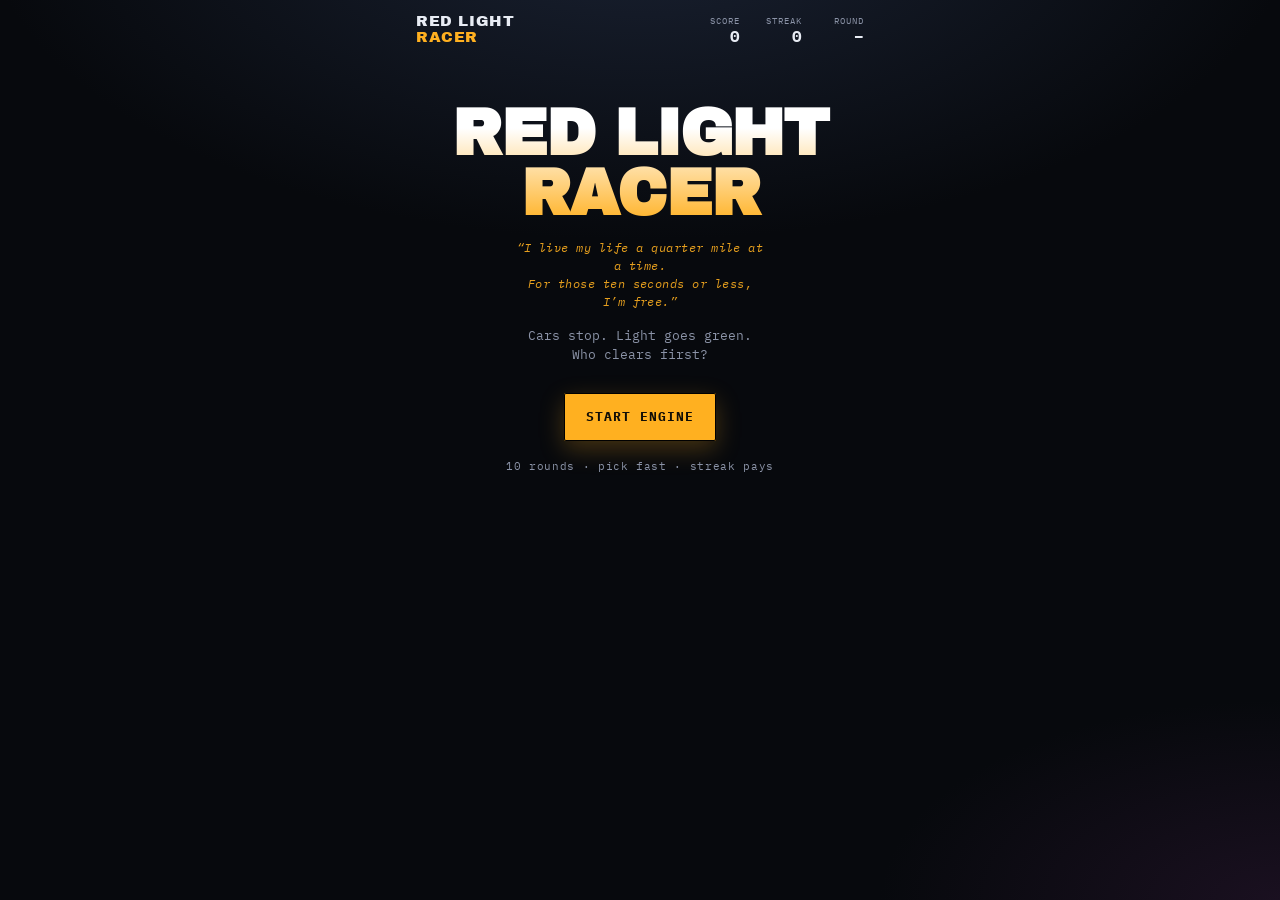
<file: static/index.html>
<!DOCTYPE html>
<html lang="en">
<head>
  <meta charset="UTF-8" />
  <meta name="viewport" content="width=device-width, initial-scale=1, viewport-fit=cover" />
  <meta name="theme-color" content="#0a0c10" />
  <title>RED LIGHT RACER</title>
  <link rel="stylesheet" href="/static/style.css" />
  <link rel="preconnect" href="https://fonts.googleapis.com" />
  <link rel="preconnect" href="https://fonts.gstatic.com" crossorigin />
  <link href="https://fonts.googleapis.com/css2?family=Archivo+Black&family=IBM+Plex+Mono:wght@400;600;700&display=swap" rel="stylesheet" />
</head>
<body>
  <div id="app">
    <header class="topbar">
      <div class="brand">RED LIGHT<span>RACER</span></div>
      <div class="hud">
        <div class="hud-cell"><span class="hud-label">SCORE</span><span id="hud-score" class="hud-val">0</span></div>
        <div class="hud-cell"><span class="hud-label">STREAK</span><span id="hud-streak" class="hud-val">0</span></div>
        <div class="hud-cell"><span class="hud-label">ROUND</span><span id="hud-round" class="hud-val">–</span></div>
      </div>
    </header>

    <main id="stage">
      <!-- BOOT / title -->
      <section id="view-boot" class="view active">
        <div class="boot-panel">
          <h1 class="boot-title">RED LIGHT<br/>RACER</h1>
          <p class="boot-quote">“I live my life a quarter mile at a time.<br/>For those ten seconds or less, I’m free.”</p>
          <p class="boot-sub">Cars stop. Light goes green. Who clears first?</p>
          <button id="btn-start" class="btn primary">START ENGINE</button>
          <p class="boot-hint">10 rounds · pick fast · streak pays</p>
        </div>
      </section>

      <!-- WAITING -->
      <section id="view-waiting" class="view">
        <div class="waiting-pulse" id="waiting-msg">finding a red light…</div>
      </section>

      <!-- PROMPT / PENDING / REVEAL share the viewport -->
      <section id="view-play" class="view">
        <div class="viewport" id="viewport">
          <img id="frame-img" alt="" draggable="false" />
          <video id="frame-video" playsinline muted preload="auto" hidden></video>
          <canvas id="overlay"></canvas>
          <div id="green-flash" class="green-flash" hidden>GREEN LIGHT</div>
          <div id="pending-banner" class="pending-banner" hidden>…and they're off</div>
          <div id="countdown" class="countdown" hidden>
            <svg viewBox="0 0 36 36">
              <path class="ring-bg" d="M18 2.5 a 15.5 15.5 0 0 1 0 31 a 15.5 15.5 0 0 1 0 -31" />
              <path id="ring-fg" class="ring-fg" d="M18 2.5 a 15.5 15.5 0 0 1 0 31 a 15.5 15.5 0 0 1 0 -31" />
            </svg>
            <span id="countdown-num">10</span>
          </div>
          <div id="spinner" class="spinner" hidden></div>
        </div>
        <p id="prompt-hint" class="prompt-hint">Tap the car you think wins</p>
        <div id="result-bar" class="result-bar" hidden>
          <div id="result-verdict" class="result-verdict"></div>
          <div id="result-points" class="result-points"></div>
          <button id="btn-next" class="btn primary">NEXT LIGHT</button>
        </div>
        <div id="void-card" class="void-card" hidden>
          <p>No clean winner — round doesn't count</p>
        </div>
      </section>

      <!-- GAMEOVER -->
      <section id="view-gameover" class="view">
        <div class="gameover-panel">
          <h2>SESSION OVER</h2>
          <div class="final-score"><span id="final-score">0</span></div>
          <p class="best-streak">Best streak <span id="best-streak">0</span></p>
          <form id="initials-form" class="initials-form" autocomplete="off">
            <label for="initials">YOUR INITIALS</label>
            <input id="initials" name="initials" maxlength="3" pattern="[A-Za-z]{3}" placeholder="AAA" required />
            <button type="submit" class="btn primary">SUBMIT SCORE</button>
          </form>
          <div id="rank-msg" class="rank-msg" hidden></div>
          <table id="leaderboard" class="leaderboard">
            <thead><tr><th>#</th><th>TAG</th><th>SCORE</th></tr></thead>
            <tbody></tbody>
          </table>
          <button id="btn-again" class="btn ghost">RACE AGAIN</button>
        </div>
      </section>
    </main>
  </div>
  <script src="/static/app.js"></script>
</body>
</html>
</file>
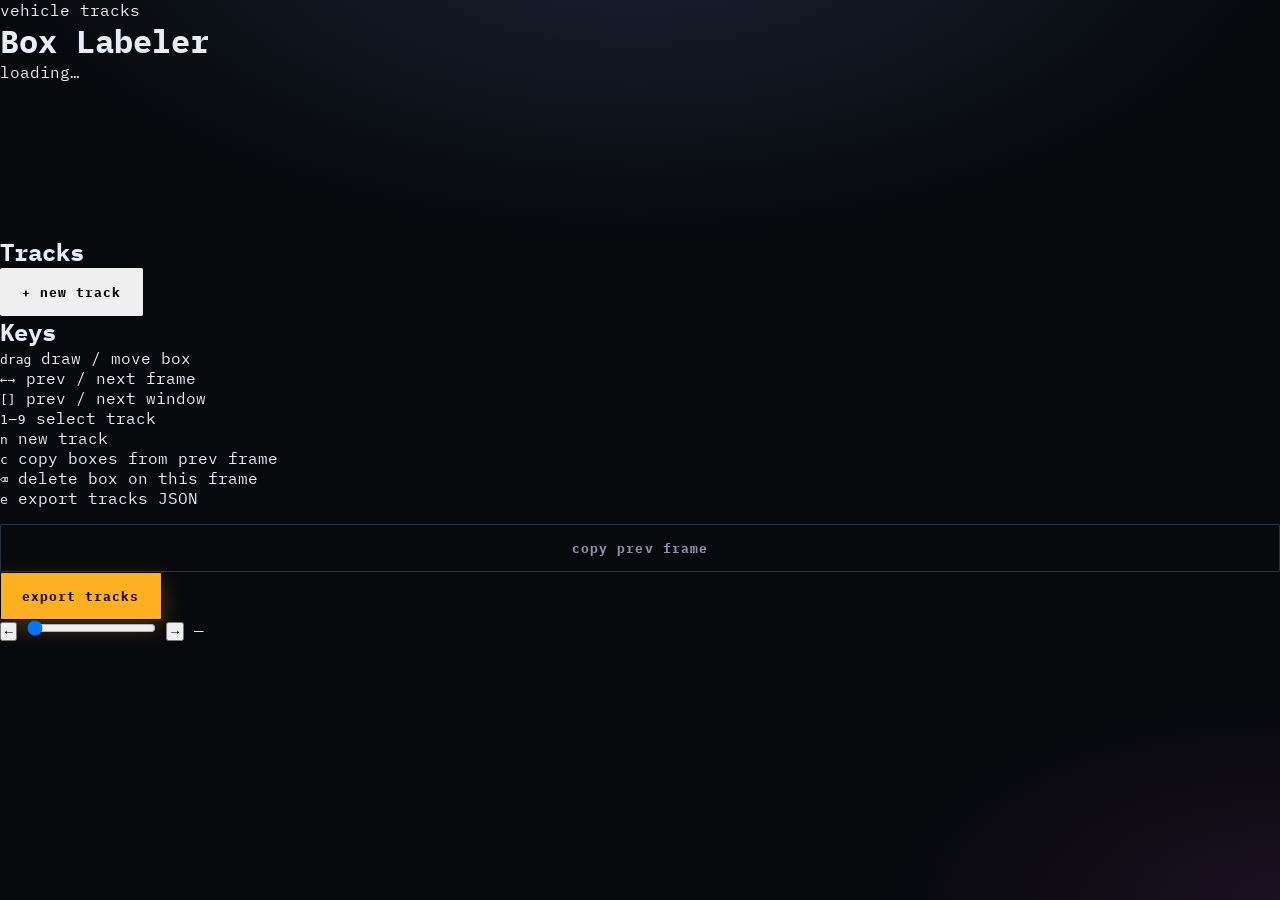
<file: tools/box_label_static/index.html>
<!DOCTYPE html>
<html lang="en">
<head>
  <meta charset="utf-8" />
  <meta name="viewport" content="width=device-width, initial-scale=1" />
  <title>Box Labeler</title>
  <link rel="preconnect" href="https://fonts.googleapis.com" />
  <link rel="preconnect" href="https://fonts.gstatic.com" crossorigin />
  <link href="https://fonts.googleapis.com/css2?family=IBM+Plex+Mono:wght@400;500&family=Syne:wght@600;700;800&display=swap" rel="stylesheet" />
  <link rel="stylesheet" href="/static/style.css" />
</head>
<body>
  <div class="bg"></div>
  <main>
    <header>
      <div>
        <p class="eyebrow">vehicle tracks</p>
        <h1>Box Labeler</h1>
      </div>
      <div class="meta" id="meta">loading…</div>
    </header>

    <nav class="picker" id="windows" aria-label="Windows"></nav>

    <section class="workspace">
      <div class="canvas-wrap">
        <canvas id="canvas"></canvas>
        <div class="hud" id="hud"></div>
      </div>

      <aside class="side">
        <div class="block">
          <h2>Tracks</h2>
          <div id="track-list" class="track-list"></div>
          <button type="button" id="new-track" class="btn">+ new track</button>
        </div>
        <div class="block help">
          <h2>Keys</h2>
          <p><kbd>drag</kbd> draw / move box</p>
          <p><kbd>←</kbd><kbd>→</kbd> prev / next frame</p>
          <p><kbd>[</kbd><kbd>]</kbd> prev / next window</p>
          <p><kbd>1</kbd>–<kbd>9</kbd> select track</p>
          <p><kbd>n</kbd> new track</p>
          <p><kbd>c</kbd> copy boxes from prev frame</p>
          <p><kbd>⌫</kbd> delete box on this frame</p>
          <p><kbd>e</kbd> export tracks JSON</p>
        </div>
        <div class="block">
          <button type="button" id="copy-prev" class="btn ghost">copy prev frame</button>
          <button type="button" id="export" class="btn primary">export tracks</button>
          <p class="status" id="status"></p>
        </div>
      </aside>
    </section>

    <footer class="scrub">
      <button type="button" id="prev" aria-label="Previous frame">←</button>
      <input type="range" id="scrubber" min="0" max="0" value="0" />
      <button type="button" id="next" aria-label="Next frame">→</button>
      <span id="frame-label" class="frame-label">—</span>
    </footer>
  </main>
  <script src="/static/app.js"></script>
</body>
</html>
</file>
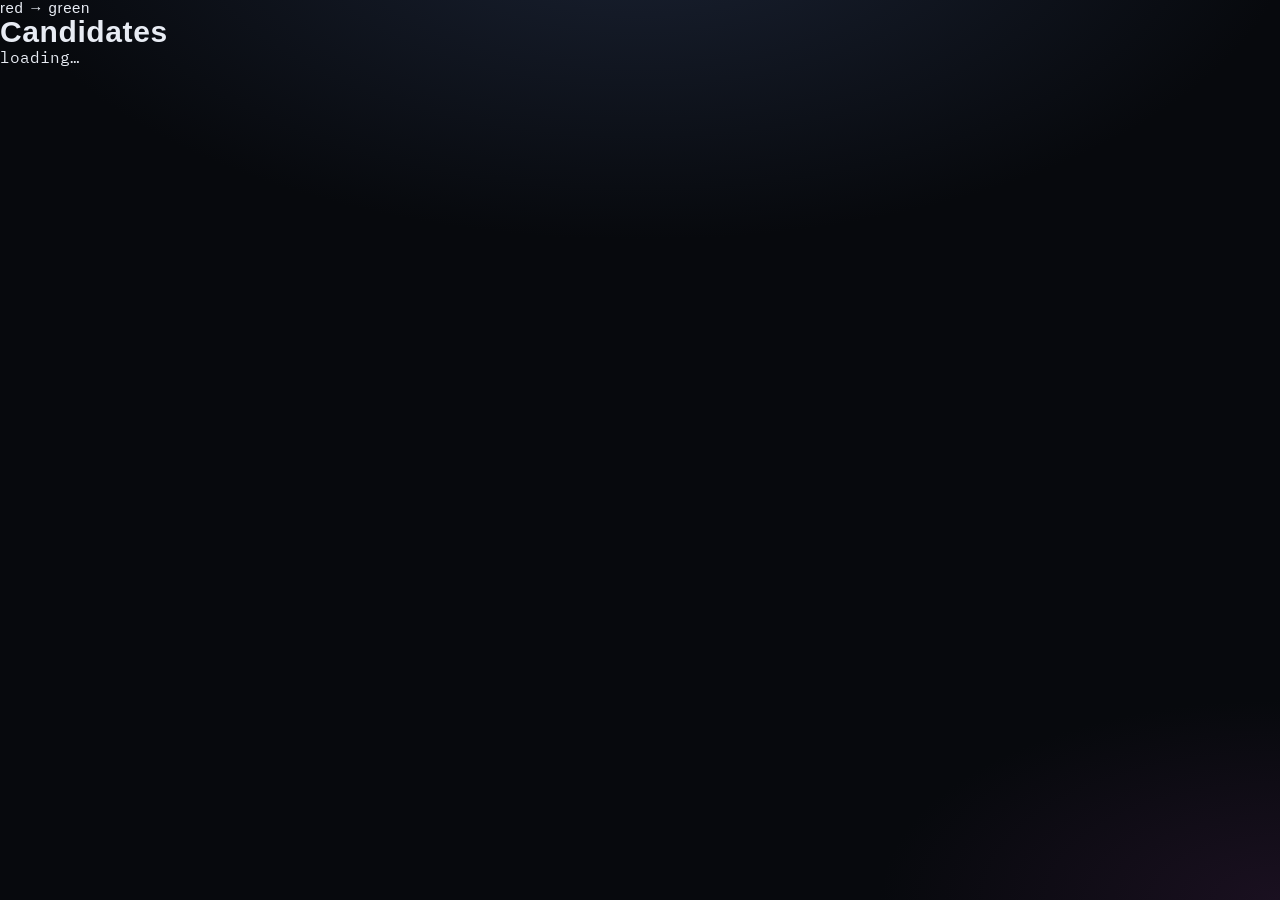
<file: viewer/static/index.html>
<!DOCTYPE html>
<html lang="en">
<head>
  <meta charset="utf-8" />
  <meta name="viewport" content="width=device-width, initial-scale=1" />
  <title>Candidate Viewer</title>
  <link rel="preconnect" href="https://fonts.googleapis.com" />
  <link rel="preconnect" href="https://fonts.gstatic.com" crossorigin />
  <link href="https://fonts.googleapis.com/css2?family=IBM+Plex+Mono:wght@400;500&family=Syne:wght@600;700;800&display=swap" rel="stylesheet" />
  <link rel="stylesheet" href="/static/style.css" />
</head>
<body>
  <div class="bg"></div>
  <main>
    <header>
      <div class="brand">
        <p class="eyebrow">red → green</p>
        <h1>Candidates</h1>
      </div>
      <div class="meta" id="meta">loading…</div>
    </header>

    <div class="dataset-nav" id="dataset-nav" hidden>
      <button type="button" id="prev-ds" aria-label="Previous dataset">←</button>
      <div class="dataset-meta">
        <div class="dataset-id" id="dataset-label">—</div>
        <div class="dataset-sub" id="dataset-sub">—</div>
      </div>
      <button type="button" id="next-ds" aria-label="Next dataset">→</button>
    </div>

    <nav class="datasets" id="datasets" aria-label="Datasets"></nav>
    <nav class="picker" id="picker" aria-label="Candidates"></nav>

    <section class="stage" id="stage" hidden>
      <div class="panel">
        <div class="panel-head">
          <h2>Before</h2>
          <span class="badge stop">queued</span>
          <span class="frame-idx" id="prompt-idx">—</span>
        </div>
        <div class="viewport">
          <img id="prompt-img" alt="Prompt loop" />
        </div>
      </div>
      <div class="panel">
        <div class="panel-head">
          <h2>After</h2>
          <span class="badge go">green</span>
          <span class="frame-idx" id="reveal-idx">—</span>
        </div>
        <div class="viewport">
          <img id="reveal-img" alt="Reveal loop" />
        </div>
      </div>
    </section>

    <footer class="controls" id="controls" hidden>
      <button type="button" id="prev" aria-label="Previous candidate">←</button>
      <div class="detail" id="detail"></div>
      <button type="button" id="next" aria-label="Next candidate">→</button>
      <label class="speed">
        ms/frame
        <input type="range" id="speed" min="80" max="800" step="20" value="280" />
      </label>
    </footer>
  </main>
  <script src="/static/app.js"></script>
</body>
</html>
</file>
<file: static/style.css>
:root {
  --bg0: #07090d;
  --bg1: #10141c;
  --ink: #e8ecf4;
  --muted: #8b93a7;
  --accent: #f0c45c;
  --cyan: #3ec8ff;
  --amber: #ffb020;
  --magenta: #ff4fd8;
  --violet: #9b7bff;
  --lime: #b8f000;
  --danger: #ff5a3c;
  --ok: #3dffb5;
  --mono: "IBM Plex Mono", ui-monospace, monospace;
  --display: "Archivo Black", Impact, sans-serif;
  --box-a: #3ec8ff;
  --box-b: #ffb020;
  --box-c: #9b7bff;
  --box-d: #ff4fd8;
}

* { box-sizing: border-box; margin: 0; padding: 0; }

html, body {
  height: 100%;
  background:
    radial-gradient(1200px 600px at 50% -10%, #1a2233 0%, transparent 55%),
    radial-gradient(800px 400px at 100% 100%, #1a1020 0%, transparent 50%),
    var(--bg0);
  color: var(--ink);
  font-family: var(--mono);
  -webkit-tap-highlight-color: transparent;
  user-select: none;
}

#app {
  min-height: 100%;
  max-width: 480px;
  margin: 0 auto;
  display: flex;
  flex-direction: column;
  padding: env(safe-area-inset-top) 12px env(safe-area-inset-bottom);
}

.topbar {
  display: flex;
  align-items: flex-end;
  justify-content: space-between;
  gap: 12px;
  padding: 14px 4px 10px;
}

.brand {
  font-family: var(--display);
  font-size: 15px;
  letter-spacing: 0.04em;
  line-height: 1.05;
  color: var(--ink);
}
.brand span {
  display: block;
  color: var(--amber);
}

.hud { display: flex; gap: 10px; }
.hud-cell { text-align: right; min-width: 52px; }
.hud-label {
  display: block;
  font-size: 9px;
  letter-spacing: 0.12em;
  color: var(--muted);
}
.hud-val {
  font-size: 16px;
  font-weight: 700;
  font-variant-numeric: tabular-nums;
}

#stage { flex: 1; position: relative; }
.view { display: none; }
.view.active { display: block; animation: fadein 180ms ease-out; }

@keyframes fadein {
  from { opacity: 0; transform: translateY(4px); }
  to { opacity: 1; transform: none; }
}

/* BOOT */
.boot-panel {
  padding: 48px 8px 24px;
  text-align: center;
}
.boot-title {
  font-family: var(--display);
  font-size: clamp(42px, 14vw, 64px);
  line-height: 0.95;
  letter-spacing: -0.02em;
  background: linear-gradient(180deg, #fff 20%, var(--amber) 100%);
  -webkit-background-clip: text;
  background-clip: text;
  color: transparent;
  margin-bottom: 14px;
}
.boot-quote {
  color: var(--amber);
  font-family: var(--mono);
  font-size: 12px;
  font-style: italic;
  letter-spacing: 0.04em;
  line-height: 1.5;
  max-width: 36ch;
  margin: 0 auto 16px;
  opacity: 0.9;
}
.boot-sub {
  color: var(--muted);
  font-size: 13px;
  line-height: 1.45;
  max-width: 28ch;
  margin: 0 auto 28px;
}
.boot-hint {
  margin-top: 18px;
  font-size: 11px;
  color: var(--muted);
  letter-spacing: 0.06em;
}

.btn {
  font-family: var(--mono);
  font-weight: 700;
  font-size: 13px;
  letter-spacing: 0.08em;
  border: none;
  cursor: pointer;
  padding: 14px 22px;
  border-radius: 2px;
  min-height: 48px;
}
.btn.primary {
  background: var(--amber);
  color: #120e06;
  box-shadow: 0 0 0 1px #000 inset, 0 8px 24px rgba(255, 176, 32, 0.25);
}
.btn.primary:active { transform: translateY(1px); }
.btn.ghost {
  background: transparent;
  color: var(--muted);
  border: 1px solid #2a3142;
  width: 100%;
  margin-top: 16px;
}

/* WAITING */
#view-waiting {
  min-height: 50vh;
  display: none;
  align-items: center;
  justify-content: center;
}
#view-waiting.active { display: flex; }
.waiting-pulse {
  color: var(--muted);
  font-size: 13px;
  letter-spacing: 0.08em;
  opacity: 0;
  transition: opacity 200ms;
}
.waiting-pulse.show {
  opacity: 1;
  animation: pulse 1.2s ease-in-out infinite;
}
@keyframes pulse {
  0%, 100% { opacity: 0.45; }
  50% { opacity: 1; }
}

/* PLAY */
.viewport {
  position: relative;
  width: 100%;
  aspect-ratio: 352 / 240;
  background: #000;
  overflow: hidden;
  border: 1px solid #242a38;
  box-shadow: 0 20px 50px rgba(0,0,0,0.45);
}
.viewport img,
.viewport video {
  display: block;
  width: 100%;
  height: 100%;
  object-fit: contain;
  background: #05070a;
}
.viewport video[hidden],
.viewport img[hidden] {
  display: none;
}
.viewport canvas {
  position: absolute;
  inset: 0;
  width: 100%;
  height: 100%;
  pointer-events: auto;
  touch-action: manipulation;
}

.green-flash {
  display: none !important;
  position: absolute;
  inset: 0;
  align-items: center;
  justify-content: center;
  font-family: var(--display);
  font-size: 28px;
  letter-spacing: 0.08em;
  color: var(--lime);
  background: rgba(0, 0, 0, 0.35);
  text-shadow: 0 0 24px rgba(184, 240, 0, 0.55);
  animation: flashpop 420ms ease-out;
  pointer-events: none;
}
@keyframes flashpop {
  0% { opacity: 0; transform: scale(1.08); }
  40% { opacity: 1; }
  100% { opacity: 0.85; transform: scale(1); }
}

.pending-banner {
  position: absolute;
  left: 0; right: 0; bottom: 12px;
  text-align: center;
  font-size: 12px;
  letter-spacing: 0.14em;
  color: var(--cyan);
  text-transform: uppercase;
  pointer-events: none;
  animation: pulse 0.9s ease-in-out infinite;
}

.countdown {
  position: absolute;
  top: 10px;
  right: 10px;
  width: 44px;
  height: 44px;
}
.countdown svg { width: 100%; height: 100%; transform: rotate(-90deg); }
.ring-bg { fill: none; stroke: #2a3142; stroke-width: 3; }
.ring-fg {
  fill: none;
  stroke: var(--amber);
  stroke-width: 3;
  stroke-linecap: round;
  stroke-dasharray: 97.4;
  stroke-dashoffset: 0;
  transition: stroke-dashoffset 100ms linear;
}
#countdown-num {
  position: absolute;
  inset: 0;
  display: flex;
  align-items: center;
  justify-content: center;
  font-size: 12px;
  font-weight: 700;
}

.spinner {
  position: absolute;
  inset: 0;
  margin: auto;
  width: 28px;
  height: 28px;
  border: 2px solid #2a3142;
  border-top-color: var(--amber);
  border-radius: 50%;
  animation: spin 0.7s linear infinite;
}
@keyframes spin { to { transform: rotate(360deg); } }

.prompt-hint {
  text-align: center;
  margin-top: 14px;
  font-size: 12px;
  color: var(--muted);
  letter-spacing: 0.04em;
}

.result-bar {
  margin-top: 16px;
  text-align: center;
  padding: 12px;
  background: linear-gradient(180deg, #141a26, #0d1118);
  border: 1px solid #2a3142;
}
.result-verdict {
  font-family: var(--display);
  font-size: 22px;
  letter-spacing: 0.04em;
}
.result-verdict.win { color: var(--ok); }
.result-verdict.lose { color: var(--danger); }
.result-points {
  margin: 6px 0 14px;
  font-size: 14px;
  color: var(--muted);
}
.result-points strong { color: var(--ink); font-size: 18px; }

.void-card {
  margin-top: 16px;
  padding: 18px;
  text-align: center;
  border: 1px dashed #3a4255;
  color: var(--muted);
  font-size: 13px;
}

/* GAMEOVER */
.gameover-panel {
  padding: 28px 8px 40px;
  text-align: center;
}
.gameover-panel h2 {
  font-family: var(--display);
  font-size: 18px;
  letter-spacing: 0.16em;
  color: var(--muted);
}
.final-score {
  font-family: var(--display);
  font-size: 72px;
  line-height: 1;
  margin: 10px 0 4px;
  background: linear-gradient(180deg, #fff, var(--amber));
  -webkit-background-clip: text;
  background-clip: text;
  color: transparent;
}
.best-streak { color: var(--muted); font-size: 12px; margin-bottom: 24px; }

.initials-form {
  display: flex;
  flex-direction: column;
  gap: 8px;
  align-items: center;
  margin-bottom: 16px;
}
.initials-form label {
  font-size: 10px;
  letter-spacing: 0.16em;
  color: var(--muted);
}
#initials {
  width: 120px;
  text-align: center;
  font-family: var(--mono);
  font-size: 28px;
  font-weight: 700;
  letter-spacing: 0.2em;
  padding: 10px;
  background: var(--bg1);
  border: 1px solid #3a4255;
  color: var(--ink);
  text-transform: uppercase;
  border-radius: 2px;
}
#initials:focus { outline: 2px solid var(--amber); border-color: transparent; }

.rank-msg {
  color: var(--cyan);
  font-size: 13px;
  margin-bottom: 12px;
}

.leaderboard {
  width: 100%;
  border-collapse: collapse;
  font-size: 13px;
  margin-top: 8px;
}
.leaderboard th {
  color: var(--muted);
  font-weight: 400;
  font-size: 10px;
  letter-spacing: 0.12em;
  padding: 8px 6px;
  border-bottom: 1px solid #2a3142;
}
.leaderboard td {
  padding: 10px 6px;
  border-bottom: 1px solid #1a2030;
  font-variant-numeric: tabular-nums;
}
.leaderboard tr.me td {
  color: var(--amber);
  background: rgba(255, 176, 32, 0.08);
}

@media (min-width: 480px) {
  #app { padding-bottom: 24px; }
}
</file>
